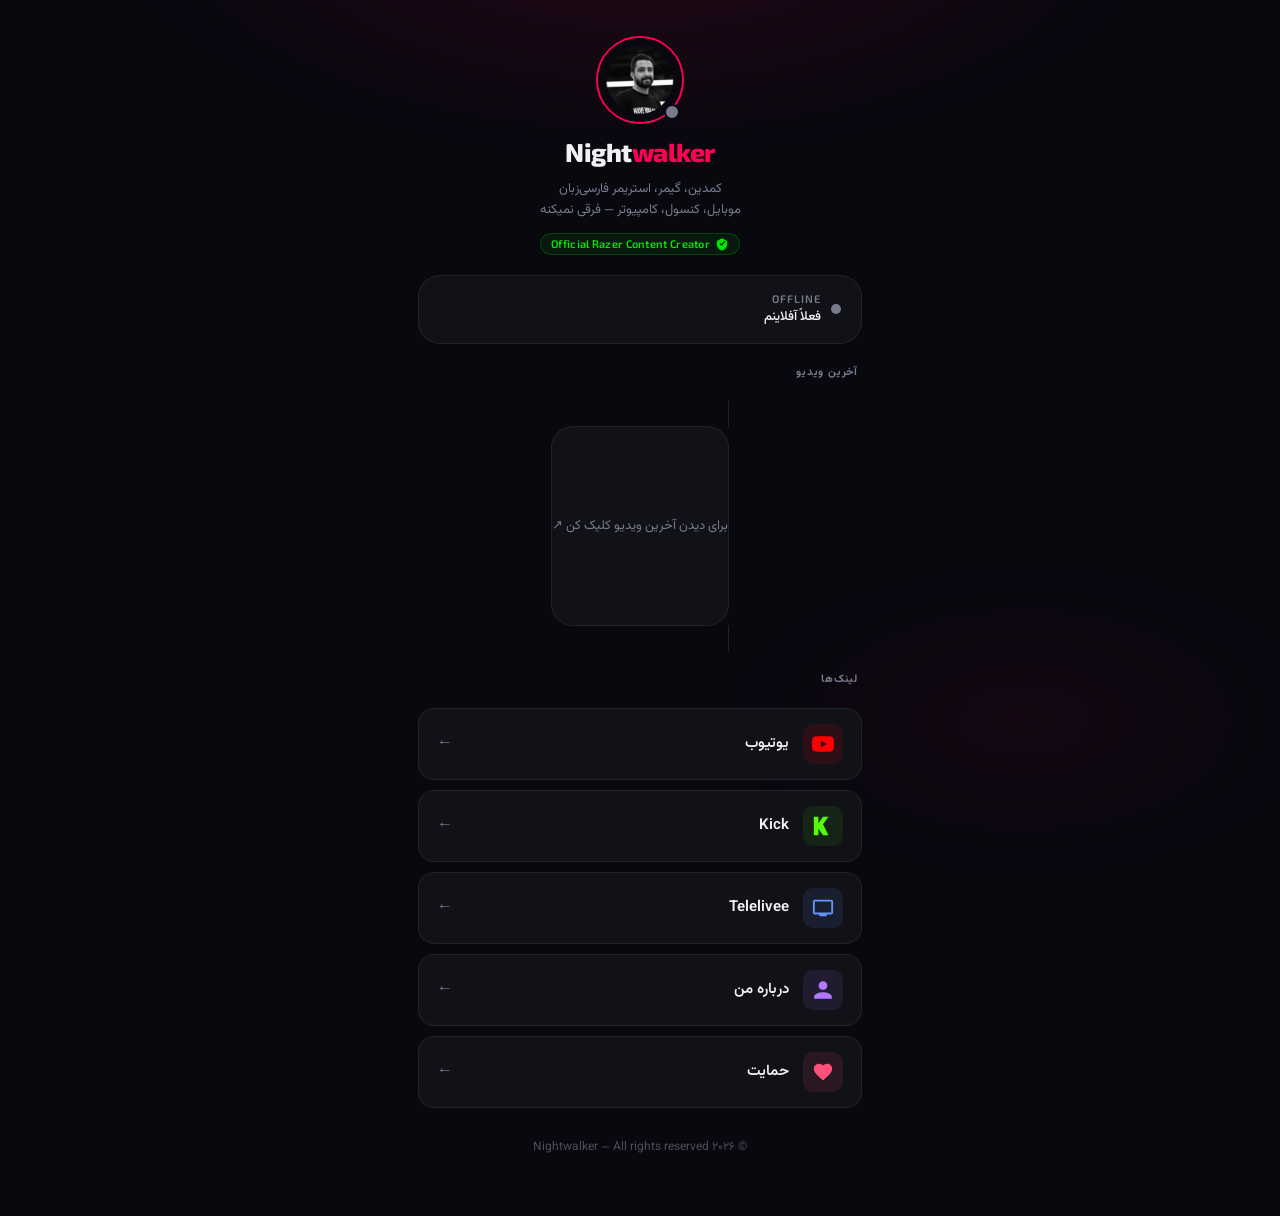
<file: index.html>
<!DOCTYPE html>
<html lang="fa" dir="rtl">
<head>
  <meta charset="UTF-8">
  <meta name="viewport" content="width=device-width, initial-scale=1.0">
  <title>Nightwalker Hub — Gaming • Streaming • Content</title>
  <meta name="description" content="کمدین، گیمر، استریمر فارسی‌زبان — یوتیوب، کیک و بیشتر">
  <meta property="og:title" content="Nightwalker Hub">
  <meta property="og:description" content="کمدین، گیمر، استریمر | Official Razer Content Creator">
  <meta property="og:type" content="website">
    <meta name="theme-color" content="#08080f">
  <link rel="icon" href="data:image/svg+xml,<svg xmlns='http://www.w3.org/2000/svg' viewBox='0 0 100 100'><text y='.9em' font-size='90'>🎮</text></svg>">
  <link rel="stylesheet" href="style.css">
</head>
<body>

  <div class="bg-glow" aria-hidden="true"></div>

  <main class="page">

    <!-- Profile Header -->
    <header class="profile">
      <div class="avatar-wrap">
        <img src="assets/images/profile.jpg" alt="عکس پروفایل Nightwalker — Rad Izadi" width="88" height="88">
        <div class="live-dot" id="avatar-live-dot" aria-hidden="true"></div>
      </div>

      <h1 class="profile-name">Night<span>walker</span></h1>

      <p class="profile-bio">کمدین، گیمر، استریمر فارسی‌زبان<br>موبایل، کنسول، کامپیوتر — فرقی نمیکنه</p>

      <div class="razer-badge" aria-label="Official Razer Content Creator">
        <svg viewBox="0 0 24 24" fill="#00e600" xmlns="http://www.w3.org/2000/svg" aria-hidden="true">
          <path d="M12 2L3 7v5c0 5.25 3.75 10.15 9 11.35C17.25 22.15 21 17.25 21 12V7L12 2zm-1 13l-3-3 1.41-1.41L11 12.17l5.59-5.58L18 8l-7 7z"/>
        </svg>
        Official Razer Content Creator
      </div>
    </header>

    <!-- Live Status -->
    <section class="live-card" id="live-card" aria-label="وضعیت استریم">
      <div class="live-info">
        <div class="live-indicator" id="live-indicator" aria-hidden="true"></div>
        <div class="live-text-wrap">
          <span class="live-label" id="live-label">OFFLINE</span>
          <span class="live-status-text" id="live-status-text">فعلاً آفلاینم</span>
        </div>
      </div>
      <a
        href="https://kick.com/nightwalkerad"
        target="_blank"
        rel="noopener noreferrer"
        class="live-watch-btn"
        id="live-watch-btn"
        aria-label="تماشای استریم زنده"
      >
        ببین ▶
      </a>
    </section>

    <!-- Latest Video -->
    <p class="section-label" aria-label="آخرین ویدیو از یوتیوب">آخرین ویدیو</p>
    <div id="video-container" aria-live="polite">
      <div class="video-loading" aria-label="در حال بارگذاری ویدیو">در حال بارگذاری...</div>
    </div>

    <!-- Links -->
    <p class="section-label">لینک‌ها</p>
    <nav class="links-grid" aria-label="لینک‌های اصلی">

      <a href="https://www.youtube.com/@nightwalker_farsi" target="_blank" rel="noopener noreferrer" class="link-btn" aria-label="کانال یوتیوب Nightwalker">
        <div class="link-icon yt" aria-hidden="true">
          <svg viewBox="0 0 24 24" fill="#ff0000" xmlns="http://www.w3.org/2000/svg">
            <path d="M23.5 6.19a3.02 3.02 0 0 0-2.12-2.14C19.54 3.5 12 3.5 12 3.5s-7.54 0-9.38.55A3.02 3.02 0 0 0 .5 6.19C0 8.04 0 12 0 12s0 3.96.5 5.81a3.02 3.02 0 0 0 2.12 2.14C4.46 20.5 12 20.5 12 20.5s7.54 0 9.38-.55a3.02 3.02 0 0 0 2.12-2.14C24 15.96 24 12 24 12s0-3.96-.5-5.81zM9.75 15.5V8.5l6.5 3.5-6.5 3.5z"/>
          </svg>
        </div>
        <span class="link-text">یوتیوب</span>
        <span class="link-arrow" aria-hidden="true">←</span>
      </a>

      <a href="https://kick.com/nightwalkerad" target="_blank" rel="noopener noreferrer" class="link-btn" aria-label="کانال Kick استریم">
        <div class="link-icon kick" aria-hidden="true">
          <svg viewBox="0 0 24 24" fill="#53fc0c" xmlns="http://www.w3.org/2000/svg">
            <path d="M2 2h5v7l5-7h6L12 10l6 12H12L7 15v7H2V2z"/>
          </svg>
        </div>
        <span class="link-text">Kick</span>
        <span class="link-arrow" aria-hidden="true">←</span>
      </a>

      <a href="https://telelivee.ir/Nightwalker" target="_blank" rel="noopener noreferrer" class="link-btn" aria-label="کانال تلویزیون">
        <div class="link-icon tv" aria-hidden="true">
          <svg viewBox="0 0 24 24" fill="#6495ff" xmlns="http://www.w3.org/2000/svg">
            <path d="M21 3H3c-1.1 0-2 .9-2 2v12c0 1.1.9 2 2 2h5v2h8v-2h5c1.1 0 2-.9 2-2V5c0-1.1-.9-2-2-2zm0 14H3V5h18v12z"/>
          </svg>
        </div>
        <span class="link-text">Telelivee</span>
        <span class="link-arrow" aria-hidden="true">←</span>
      </a>

      <a href="about.html" class="link-btn" aria-label="درباره Nightwalker">
        <div class="link-icon about" aria-hidden="true">
          <svg viewBox="0 0 24 24" fill="#b478ff" xmlns="http://www.w3.org/2000/svg">
            <path d="M12 12c2.7 0 4.8-2.1 4.8-4.8S14.7 2.4 12 2.4 7.2 4.5 7.2 7.2 9.3 12 12 12zm0 2.4c-3.2 0-9.6 1.6-9.6 4.8V21.6h19.2v-2.4c0-3.2-6.4-4.8-9.6-4.8z"/>
          </svg>
        </div>
        <span class="link-text">درباره من</span>
        <span class="link-arrow" aria-hidden="true">←</span>
      </a>

      <a href="support.html" class="link-btn" aria-label="حمایت از Nightwalker">
        <div class="link-icon support" aria-hidden="true">
          <svg viewBox="0 0 24 24" fill="#ff5078" xmlns="http://www.w3.org/2000/svg">
            <path d="M12 21.35l-1.45-1.32C5.4 15.36 2 12.28 2 8.5 2 5.42 4.42 3 7.5 3c1.74 0 3.41.81 4.5 2.09C13.09 3.81 14.76 3 16.5 3 19.58 3 22 5.42 22 8.5c0 3.78-3.4 6.86-8.55 11.54L12 21.35z"/>
          </svg>
        </div>
        <span class="link-text">حمایت</span>
        <span class="link-arrow" aria-hidden="true">←</span>
      </a>

    </nav>

    <footer class="footer">
      <p>© ۲۰۲۶ Nightwalker — All rights reserved</p>
    </footer>

  </main>

  <!-- Notification Modal -->
  <div class="notif-overlay" id="notif-overlay" role="dialog" aria-modal="true" aria-labelledby="notif-title">
    <div class="notif-modal">
      <div class="notif-icon" aria-hidden="true">🔔</div>
      <h2 class="notif-title" id="notif-title">Nightwalker Hub</h2>
      <p class="notif-desc">میخوای وقتی این صفحه بازه، با لایو شدنم بهت خبر بدم؟</p>
      <div class="notif-actions">
        <button class="btn-yes" id="notif-yes">آره، خبرم کن</button>
        <button class="btn-no"  id="notif-no">نه ممنون</button>
      </div>
    </div>
  </div>

  <script src="main.js"></script>
</body>
</html>
</file>
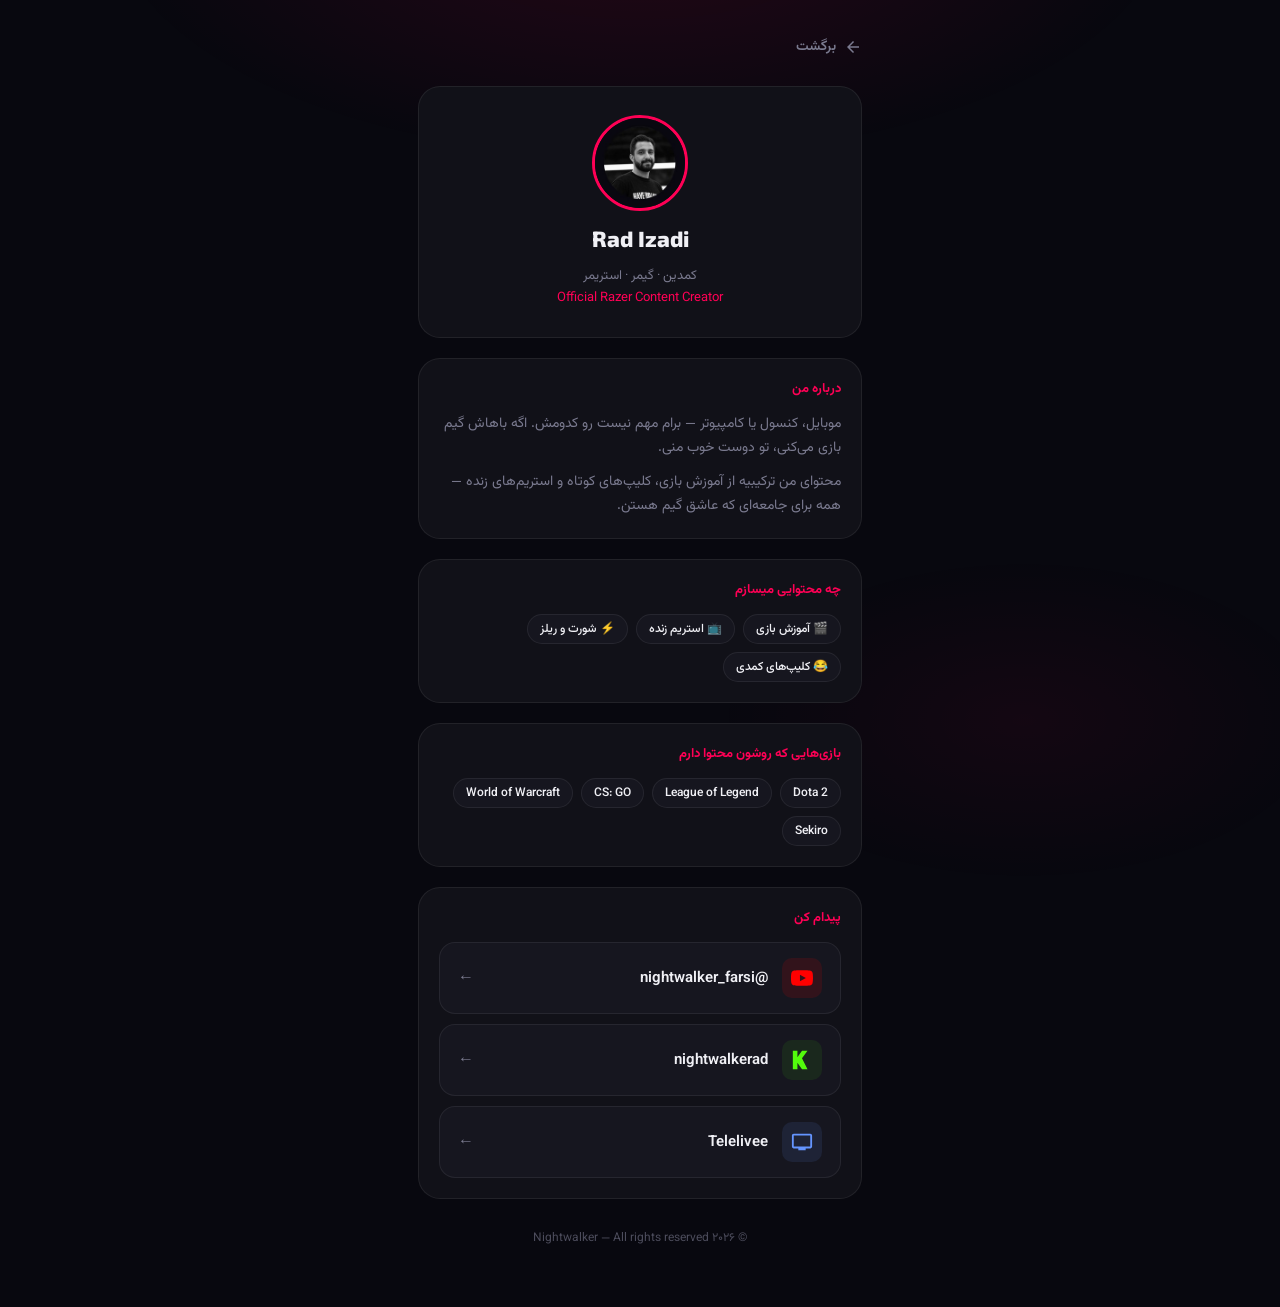
<file: about.html>
<!DOCTYPE html>
<html lang="fa" dir="rtl">
<head>
  <meta charset="UTF-8">
  <meta name="viewport" content="width=device-width, initial-scale=1.0">
  <title>درباره من — Nightwalker</title>
  <meta name="description" content="آشنایی با Nightwalker — کمدین، گیمر، استریمر فارسی‌زبان">
  <meta name="theme-color" content="#08080f">
  <link rel="icon" href="data:image/svg+xml,<svg xmlns='http://www.w3.org/2000/svg' viewBox='0 0 100 100'><text y='.9em' font-size='90'>🎮</text></svg>">
  <link rel="stylesheet" href="style.css">
</head>
<body>

  <div class="bg-glow" aria-hidden="true"></div>

  <main class="page">

    <a href="index.html" class="back-btn" aria-label="بازگشت به صفحه اصلی">
      <svg width="18" height="18" viewBox="0 0 24 24" fill="currentColor" aria-hidden="true">
        <path d="M20 11H7.83l5.59-5.59L12 4l-8 8 8 8 1.41-1.41L7.83 13H20v-2z"/>
      </svg>
      برگشت
    </a>

    <!-- Hero -->
    <section class="about-hero">
      <img src="[data-uri]" alt="Rad Izadi" class="about-avatar" width="96" height="96">
      <h1 class="about-name">Rad Izadi</h1>
      <p class="about-tagline">
        کمدین · گیمر · استریمر<br>
        <span style="color: var(--pink);">Official Razer Content Creator</span>
      </p>
    </section>

    <!-- Bio -->
    <section class="about-section" aria-labelledby="bio-title">
      <h2 class="about-section-title" id="bio-title">درباره من</h2>
      <p>
        موبایل، کنسول یا کامپیوتر — برام مهم نیست رو کدومش. اگه باهاش گیم بازی می‌کنی، تو دوست خوب منی.
      </p>
      <p>
        محتوای من ترکیبیه از آموزش بازی، کلیپ‌های کوتاه و استریم‌های زنده — همه برای جامعه‌ای که عاشق گیم هستن.
      </p>
    </section>

    <!-- Content Types -->
    <section class="about-section" aria-labelledby="content-title">
      <h2 class="about-section-title" id="content-title">چه محتوایی میسازم</h2>
      <div class="game-tags" role="list">
        <span class="game-tag" role="listitem">🎬 آموزش بازی</span>
        <span class="game-tag" role="listitem">📺 استریم زنده</span>
        <span class="game-tag" role="listitem">⚡ شورت و ریلز</span>
        <span class="game-tag" role="listitem">😂 کلیپ‌های کمدی</span>
      </div>
    </section>

    <!-- Games -->
    <section class="about-section" aria-labelledby="games-title">
      <h2 class="about-section-title" id="games-title">بازی‌هایی که روشون محتوا دارم</h2>
      <div class="game-tags" role="list">
        <span class="game-tag" role="listitem">Dota 2</span>
        <span class="game-tag" role="listitem">League of Legend</span>
        <span class="game-tag" role="listitem">CS: GO</span>
        <span class="game-tag" role="listitem">World of Warcraft</span>
        <span class="game-tag" role="listitem">Sekiro</span>
      </div>
    </section>

    <!-- Channels -->
    <section class="about-section" aria-labelledby="channels-title">
      <h2 class="about-section-title" id="channels-title">پیدام کن</h2>

      <a href="https://www.youtube.com/@nightwalker_farsi" target="_blank" rel="noopener noreferrer" class="link-btn" style="background: var(--bg-card-2);" aria-label="یوتیوب Nightwalker">
        <div class="link-icon yt" aria-hidden="true">
          <svg viewBox="0 0 24 24" fill="#ff0000" xmlns="http://www.w3.org/2000/svg">
            <path d="M23.5 6.19a3.02 3.02 0 0 0-2.12-2.14C19.54 3.5 12 3.5 12 3.5s-7.54 0-9.38.55A3.02 3.02 0 0 0 .5 6.19C0 8.04 0 12 0 12s0 3.96.5 5.81a3.02 3.02 0 0 0 2.12 2.14C4.46 20.5 12 20.5 12 20.5s7.54 0 9.38-.55a3.02 3.02 0 0 0 2.12-2.14C24 15.96 24 12 24 12s0-3.96-.5-5.81zM9.75 15.5V8.5l6.5 3.5-6.5 3.5z"/>
          </svg>
        </div>
        <span class="link-text">@nightwalker_farsi</span>
        <span class="link-arrow" aria-hidden="true">←</span>
      </a>

      <a href="https://kick.com/nightwalkerad" target="_blank" rel="noopener noreferrer" class="link-btn" style="background: var(--bg-card-2);" aria-label="Kick Nightwalker">
        <div class="link-icon kick" aria-hidden="true">
          <svg viewBox="0 0 24 24" fill="#53fc0c" xmlns="http://www.w3.org/2000/svg">
            <path d="M2 2h5v7l5-7h6L12 10l6 12H12L7 15v7H2V2z"/>
          </svg>
        </div>
        <span class="link-text">nightwalkerad</span>
        <span class="link-arrow" aria-hidden="true">←</span>
      </a>

      <a href="https://telelivee.ir/Nightwalker" target="_blank" rel="noopener noreferrer" class="link-btn" style="background: var(--bg-card-2);" aria-label="Telelivee Nightwalker">
        <div class="link-icon tv" aria-hidden="true">
          <svg viewBox="0 0 24 24" fill="#6495ff" xmlns="http://www.w3.org/2000/svg">
            <path d="M21 3H3c-1.1 0-2 .9-2 2v12c0 1.1.9 2 2 2h5v2h8v-2h5c1.1 0 2-.9 2-2V5c0-1.1-.9-2-2-2zm0 14H3V5h18v12z"/>
          </svg>
        </div>
        <span class="link-text">Telelivee</span>
        <span class="link-arrow" aria-hidden="true">←</span>
      </a>
    </section>

    <footer class="footer">
      <p>© ۲۰۲۶ Nightwalker — All rights reserved</p>
    </footer>

  </main>

</body>
</html>
</file>
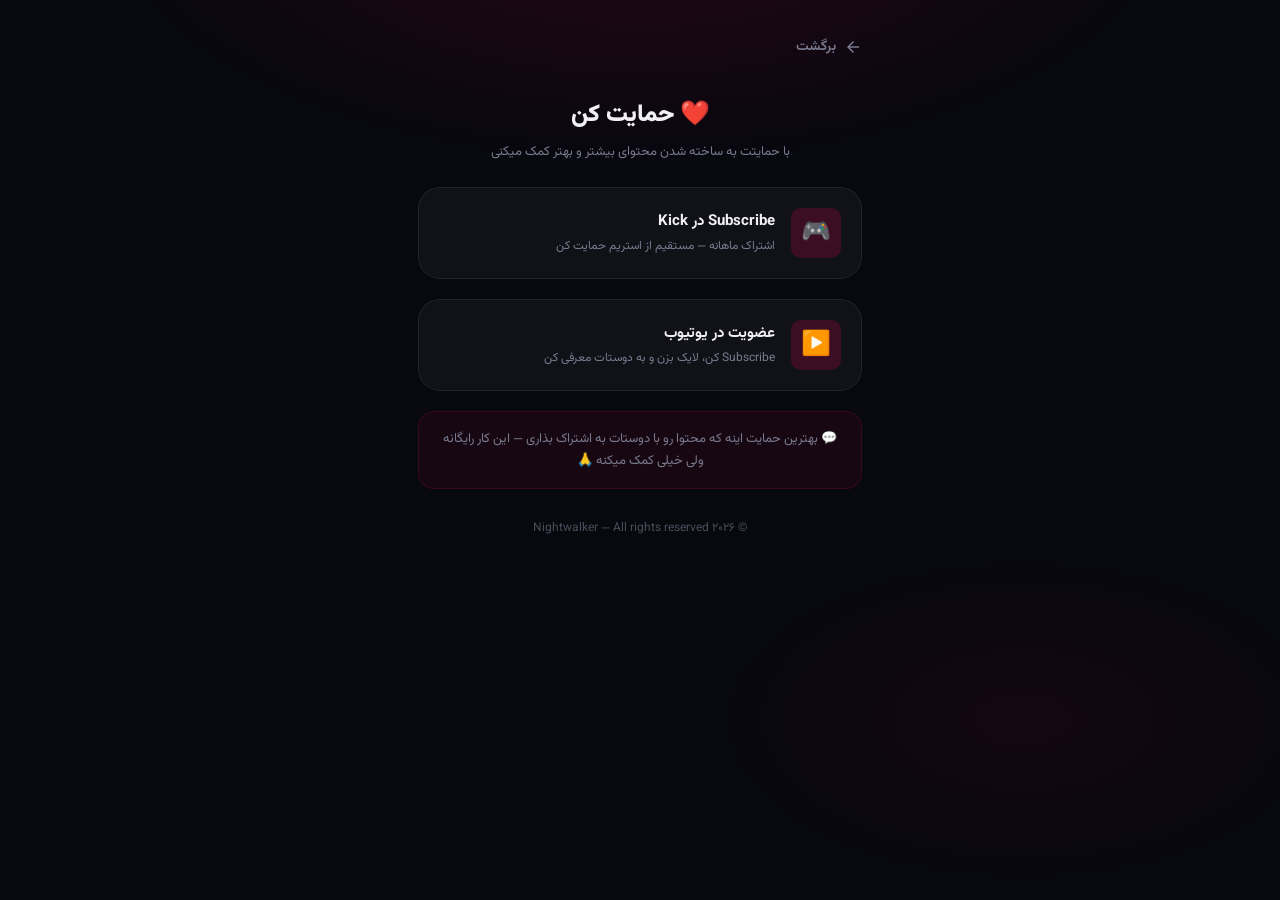
<file: support.html>
<!DOCTYPE html>
<html lang="fa" dir="rtl">
<head>
  <meta charset="UTF-8">
  <meta name="viewport" content="width=device-width, initial-scale=1.0">
  <title>حمایت — Nightwalker</title>
  <meta name="description" content="از Nightwalker حمایت کن و به رشد جامعه گیمینگ فارسی‌زبان کمک کن">
  <meta name="theme-color" content="#08080f">
  <link rel="icon" href="data:image/svg+xml,<svg xmlns='http://www.w3.org/2000/svg' viewBox='0 0 100 100'><text y='.9em' font-size='90'>🎮</text></svg>">
  <link rel="stylesheet" href="style.css">
</head>
<body>

  <div class="bg-glow" aria-hidden="true"></div>

  <main class="page">

    <a href="index.html" class="back-btn" aria-label="بازگشت به صفحه اصلی">
      <svg width="18" height="18" viewBox="0 0 24 24" fill="currentColor" aria-hidden="true">
        <path d="M20 11H7.83l5.59-5.59L12 4l-8 8 8 8 1.41-1.41L7.83 13H20v-2z"/>
      </svg>
      برگشت
    </a>

    <!-- Hero -->
    <div class="support-hero">
      <h1>❤️ حمایت کن</h1>
      <p>با حمایتت به ساخته شدن محتوای بیشتر و بهتر کمک میکنی</p>
    </div>

    <!-- Support Cards -->
    <a
      href="https://kick.com/nightwalkerad"
      target="_blank"
      rel="noopener noreferrer"
      class="support-card"
      aria-label="Subscribe در Kick"
    >
      <div class="support-card-icon" aria-hidden="true">🎮</div>
      <div class="support-card-text">
        <h3>Subscribe در Kick</h3>
        <p>اشتراک ماهانه — مستقیم از استریم حمایت کن</p>
      </div>
    </a>

    <a
      href="https://www.youtube.com/@nightwalker_farsi"
      target="_blank"
      rel="noopener noreferrer"
      class="support-card"
      aria-label="عضویت در یوتیوب"
    >
      <div class="support-card-icon" aria-hidden="true">▶️</div>
      <div class="support-card-text">
        <h3>عضویت در یوتیوب</h3>
        <p>Subscribe کن، لایک بزن و به دوستات معرفی کن</p>
      </div>
    </a>

    <div class="support-note" role="note">
      💬 بهترین حمایت اینه که محتوا رو با دوستات به اشتراک بذاری — این کار رایگانه ولی خیلی کمک میکنه 🙏
    </div>

    <footer class="footer">
      <p>© ۲۰۲۶ Nightwalker — All rights reserved</p>
    </footer>

  </main>

</body>
</html>
</file>
<file: style.css>
/* ===========================
   NIGHTWALKER HUB — style.css
   =========================== */

@import url('https://fonts.googleapis.com/css2?family=Vazirmatn:wght@400;500;700;900&family=Exo+2:wght@400;600;800&display=swap');

/* ── Tokens ── */
:root {
  --bg:         #08080f;
  --bg-card:    #111118;
  --bg-card-2:  #16161f;
  --pink:       #ff0055;
  --pink-dim:   #cc0044;
  --pink-glow:  rgba(255, 0, 85, 0.18);
  --pink-glow2: rgba(255, 0, 85, 0.06);
  --green:      #00e676;
  --white:      #f0f0f5;
  --muted:      #7a7a8f;
  --border:     rgba(255, 255, 255, 0.07);
  --radius-sm:  10px;
  --radius-md:  16px;
  --radius-lg:  22px;
  --font-fa:    'Vazirmatn', sans-serif;
  --font-en:    'Exo 2', sans-serif;
  --transition: 0.2s ease;
}

/* ── Reset ── */
*, *::before, *::after { box-sizing: border-box; margin: 0; padding: 0; }
html { scroll-behavior: smooth; }

body {
  background: var(--bg);
  color: var(--white);
  font-family: var(--font-fa);
  min-height: 100vh;
  overflow-x: hidden;
  -webkit-font-smoothing: antialiased;
}

a { color: inherit; text-decoration: none; }
button { cursor: pointer; border: none; background: none; font-family: inherit; }
img { display: block; max-width: 100%; }

/* ── Background ambient glow ── */
.bg-glow {
  position: fixed;
  inset: 0;
  pointer-events: none;
  z-index: 0;
  background:
    radial-gradient(ellipse 60% 40% at 50% -10%, rgba(255,0,85,0.12) 0%, transparent 70%),
    radial-gradient(ellipse 40% 30% at 80% 80%, rgba(255,0,85,0.05) 0%, transparent 60%);
}

/* ── Layout ── */
.page {
  position: relative;
  z-index: 1;
  max-width: 480px;
  margin: 0 auto;
  padding: 28px 18px 60px;
  display: flex;
  flex-direction: column;
  align-items: center;
  gap: 20px;
}

/* ── Profile Header ── */
.profile {
  display: flex;
  flex-direction: column;
  align-items: center;
  gap: 12px;
  width: 100%;
  padding-top: 8px;
}

.avatar-wrap {
  position: relative;
  width: 88px;
  height: 88px;
}

.avatar-wrap img {
  width: 88px;
  height: 88px;
  border-radius: 50%;
  object-fit: cover;
  border: 2.5px solid var(--pink);
}

.avatar-placeholder {
  width: 88px;
  height: 88px;
  border-radius: 50%;
  background: var(--bg-card-2);
  border: 2.5px solid var(--pink);
  display: flex;
  align-items: center;
  justify-content: center;
  font-size: 36px;
}

.live-dot {
  position: absolute;
  bottom: 4px;
  right: 4px;
  width: 16px;
  height: 16px;
  border-radius: 50%;
  background: var(--muted);
  border: 2px solid var(--bg);
  transition: background var(--transition);
}

.live-dot.is-live {
  background: var(--green);
  box-shadow: 0 0 8px var(--green);
  animation: pulse-dot 2s infinite;
}

@keyframes pulse-dot {
  0%, 100% { transform: scale(1); opacity: 1; }
  50%       { transform: scale(1.25); opacity: 0.75; }
}

.profile-name {
  font-family: var(--font-en);
  font-size: 26px;
  font-weight: 800;
  letter-spacing: -0.5px;
  color: var(--white);
}

.profile-name span {
  color: var(--pink);
}

.profile-bio {
  font-size: 13px;
  color: var(--muted);
  text-align: center;
  line-height: 1.6;
  max-width: 300px;
}

.razer-badge {
  display: inline-flex;
  align-items: center;
  gap: 5px;
  background: rgba(0, 230, 0, 0.08);
  border: 1px solid rgba(0, 230, 0, 0.2);
  border-radius: 20px;
  padding: 3px 10px;
  font-size: 11px;
  color: #00e600;
  font-family: var(--font-en);
  font-weight: 600;
  letter-spacing: 0.3px;
}

.razer-badge svg { width: 14px; height: 14px; }

/* ── Live Status Card ── */
.live-card {
  width: 100%;
  background: var(--bg-card);
  border: 1px solid var(--border);
  border-radius: var(--radius-lg);
  padding: 16px 20px;
  display: flex;
  align-items: center;
  justify-content: space-between;
  transition: border-color var(--transition);
}

.live-card.is-live {
  border-color: rgba(0, 230, 118, 0.25);
  background: linear-gradient(135deg, var(--bg-card) 0%, rgba(0,230,118,0.04) 100%);
}

.live-info {
  display: flex;
  align-items: center;
  gap: 10px;
}

.live-indicator {
  width: 10px;
  height: 10px;
  border-radius: 50%;
  background: var(--muted);
  flex-shrink: 0;
}

.live-indicator.is-live {
  background: var(--green);
  box-shadow: 0 0 6px var(--green);
  animation: pulse-dot 2s infinite;
}

.live-text-wrap { display: flex; flex-direction: column; gap: 2px; }

.live-label {
  font-family: var(--font-en);
  font-size: 11px;
  font-weight: 600;
  letter-spacing: 1px;
  color: var(--muted);
  text-transform: uppercase;
}

.live-label.is-live { color: var(--green); }

.live-status-text {
  font-size: 13px;
  color: var(--white);
  font-weight: 500;
}

.live-watch-btn {
  background: var(--pink);
  color: #fff;
  font-family: var(--font-fa);
  font-size: 12px;
  font-weight: 700;
  padding: 7px 14px;
  border-radius: var(--radius-sm);
  transition: background var(--transition), transform var(--transition);
  display: none;
}

.live-watch-btn:hover { background: var(--pink-dim); transform: scale(1.03); }
.live-card.is-live .live-watch-btn { display: block; }

/* ── Latest Video ── */
.section-label {
  width: 100%;
  font-size: 11px;
  font-weight: 700;
  color: var(--muted);
  letter-spacing: 0.8px;
  text-transform: uppercase;
  padding-right: 4px;
}

.video-card {
  width: 100%;
  background: var(--bg-card);
  border: 1px solid var(--border);
  border-radius: var(--radius-lg);
  overflow: hidden;
  transition: border-color var(--transition), transform var(--transition);
}

.video-card:hover {
  border-color: var(--pink-glow);
  transform: translateY(-2px);
}

.video-thumb-wrap {
  position: relative;
  width: 100%;
  aspect-ratio: 16/9;
  background: var(--bg-card-2);
  overflow: hidden;
}

.video-thumb-wrap img {
  width: 100%;
  height: 100%;
  object-fit: cover;
  transition: transform 0.3s ease;
}

.video-card:hover .video-thumb-wrap img { transform: scale(1.03); }

.play-btn {
  position: absolute;
  inset: 0;
  display: flex;
  align-items: center;
  justify-content: center;
  background: rgba(0,0,0,0.35);
  transition: background var(--transition);
}

.play-btn svg {
  width: 52px;
  height: 52px;
  filter: drop-shadow(0 2px 8px rgba(0,0,0,0.5));
}

.video-card:hover .play-btn { background: rgba(0,0,0,0.2); }

.video-meta {
  padding: 14px 16px;
  display: flex;
  flex-direction: column;
  gap: 5px;
}

.video-title {
  font-size: 14px;
  font-weight: 700;
  line-height: 1.4;
  color: var(--white);
  display: -webkit-box;
  -webkit-line-clamp: 2;
  -webkit-box-orient: vertical;
  overflow: hidden;
}

.video-date {
  font-size: 12px;
  color: var(--muted);
}

.video-loading {
  width: 100%;
  height: 200px;
  background: var(--bg-card);
  border: 1px solid var(--border);
  border-radius: var(--radius-lg);
  display: flex;
  align-items: center;
  justify-content: center;
  color: var(--muted);
  font-size: 13px;
}

/* ── Link Buttons ── */
.links-grid {
  width: 100%;
  display: flex;
  flex-direction: column;
  gap: 10px;
}

.link-btn {
  width: 100%;
  background: var(--bg-card);
  border: 1px solid var(--border);
  border-radius: var(--radius-md);
  padding: 15px 18px;
  display: flex;
  align-items: center;
  gap: 14px;
  color: var(--white);
  font-size: 15px;
  font-weight: 600;
  font-family: var(--font-fa);
  transition: background var(--transition), border-color var(--transition), transform var(--transition);
  position: relative;
  overflow: hidden;
}

.link-btn::before {
  content: '';
  position: absolute;
  inset: 0;
  background: linear-gradient(90deg, var(--pink-glow2) 0%, transparent 100%);
  opacity: 0;
  transition: opacity var(--transition);
}

.link-btn:hover {
  border-color: rgba(255,0,85,0.3);
  transform: translateX(-3px);
}

.link-btn:hover::before { opacity: 1; }

.link-btn:active { transform: translateX(-1px) scale(0.99); }

.link-icon {
  width: 40px;
  height: 40px;
  border-radius: var(--radius-sm);
  display: flex;
  align-items: center;
  justify-content: center;
  flex-shrink: 0;
}

.link-icon svg { width: 22px; height: 22px; }

.link-icon.yt   { background: rgba(255, 0, 0, 0.12); }
.link-icon.kick { background: rgba(83, 252, 12, 0.08); }
.link-icon.tv   { background: rgba(100, 149, 255, 0.1); }
.link-icon.about { background: rgba(180, 120, 255, 0.1); }
.link-icon.support { background: rgba(255, 80, 120, 0.1); }

.link-text { flex: 1; text-align: right; }
.link-arrow {
  color: var(--muted);
  font-size: 16px;
  transition: color var(--transition), transform var(--transition);
}
.link-btn:hover .link-arrow {
  color: var(--pink);
  transform: translateX(-3px);
}

/* ── Footer ── */
.footer {
  font-size: 12px;
  color: var(--muted);
  text-align: center;
  opacity: 0.6;
  padding-top: 10px;
}

/* ── Notification Modal ── */
.notif-overlay {
  position: fixed;
  inset: 0;
  background: rgba(0,0,0,0.75);
  backdrop-filter: blur(6px);
  z-index: 100;
  display: flex;
  align-items: flex-end;
  justify-content: center;
  padding: 20px;
  opacity: 0;
  pointer-events: none;
  transition: opacity 0.3s ease;
}

.notif-overlay.show {
  opacity: 1;
  pointer-events: all;
}

.notif-modal {
  background: var(--bg-card-2);
  border: 1px solid rgba(255,0,85,0.2);
  border-radius: var(--radius-lg) var(--radius-lg) var(--radius-md) var(--radius-md);
  padding: 28px 24px 24px;
  width: 100%;
  max-width: 420px;
  text-align: center;
  transform: translateY(30px);
  transition: transform 0.35s cubic-bezier(0.34, 1.56, 0.64, 1);
  box-shadow: 0 -8px 40px rgba(255,0,85,0.12);
}

.notif-overlay.show .notif-modal { transform: translateY(0); }

.notif-icon { font-size: 36px; margin-bottom: 14px; }

.notif-title {
  font-family: var(--font-en);
  font-size: 18px;
  font-weight: 800;
  margin-bottom: 8px;
}

.notif-desc {
  font-size: 14px;
  color: var(--muted);
  line-height: 1.6;
  margin-bottom: 22px;
}

.notif-actions {
  display: flex;
  gap: 10px;
}

.btn-yes, .btn-no {
  flex: 1;
  padding: 13px;
  border-radius: var(--radius-sm);
  font-family: var(--font-fa);
  font-size: 15px;
  font-weight: 700;
  transition: transform var(--transition), opacity var(--transition);
}

.btn-yes:hover, .btn-no:hover { opacity: 0.9; transform: scale(0.98); }

.btn-yes {
  background: var(--pink);
  color: #fff;
}

.btn-no {
  background: var(--bg-card);
  border: 1px solid var(--border);
  color: var(--muted);
}

/* ── About Page ── */
.about-hero {
  width: 100%;
  background: var(--bg-card);
  border: 1px solid var(--border);
  border-radius: var(--radius-lg);
  padding: 28px 20px;
  text-align: center;
  display: flex;
  flex-direction: column;
  align-items: center;
  gap: 14px;
}

.about-avatar {
  width: 96px;
  height: 96px;
  border-radius: 50%;
  object-fit: cover;
  border: 3px solid var(--pink);
}

.about-name {
  font-family: var(--font-en);
  font-size: 22px;
  font-weight: 800;
}

.about-tagline {
  font-size: 13px;
  color: var(--muted);
  line-height: 1.7;
}

.about-section {
  width: 100%;
  background: var(--bg-card);
  border: 1px solid var(--border);
  border-radius: var(--radius-lg);
  padding: 20px;
  display: flex;
  flex-direction: column;
  gap: 10px;
}

.about-section-title {
  font-size: 13px;
  font-weight: 700;
  color: var(--pink);
  margin-bottom: 4px;
}

.about-section p {
  font-size: 14px;
  color: var(--muted);
  line-height: 1.7;
}

.game-tags {
  display: flex;
  flex-wrap: wrap;
  gap: 8px;
}

.game-tag {
  background: var(--bg-card-2);
  border: 1px solid var(--border);
  border-radius: 20px;
  padding: 5px 12px;
  font-size: 12px;
  color: var(--white);
  font-weight: 500;
}

.back-btn {
  display: inline-flex;
  align-items: center;
  gap: 8px;
  color: var(--muted);
  font-size: 14px;
  font-weight: 600;
  padding: 8px 0;
  align-self: flex-start;
  transition: color var(--transition);
}

.back-btn:hover { color: var(--white); }

/* ── Support Page ── */
.support-hero {
  width: 100%;
  text-align: center;
  padding: 10px 0 4px;
}

.support-hero h1 {
  font-size: 24px;
  font-weight: 900;
  margin-bottom: 8px;
}

.support-hero p {
  font-size: 13px;
  color: var(--muted);
  line-height: 1.6;
}

.support-card {
  width: 100%;
  background: var(--bg-card);
  border: 1px solid var(--border);
  border-radius: var(--radius-lg);
  padding: 20px;
  display: flex;
  align-items: center;
  gap: 16px;
  transition: border-color var(--transition), transform var(--transition);
  cursor: pointer;
}

.support-card:hover {
  border-color: rgba(255,0,85,0.3);
  transform: translateY(-2px);
}

.support-card-icon {
  width: 50px;
  height: 50px;
  border-radius: var(--radius-sm);
  background: var(--pink-glow);
  display: flex;
  align-items: center;
  justify-content: center;
  font-size: 24px;
  flex-shrink: 0;
}

.support-card-text h3 {
  font-size: 15px;
  font-weight: 700;
  margin-bottom: 4px;
}

.support-card-text p {
  font-size: 12px;
  color: var(--muted);
  line-height: 1.5;
}

.support-note {
  width: 100%;
  background: var(--pink-glow2);
  border: 1px solid rgba(255,0,85,0.15);
  border-radius: var(--radius-md);
  padding: 16px 18px;
  font-size: 13px;
  color: var(--muted);
  line-height: 1.7;
  text-align: center;
}

/* ── Reduced motion ── */
@media (prefers-reduced-motion: reduce) {
  *, *::before, *::after { animation: none !important; transition: none !important; }
}

/* ── Focus visible ── */
a:focus-visible, button:focus-visible {
  outline: 2px solid var(--pink);
  outline-offset: 3px;
  border-radius: 4px;
}
</file>
